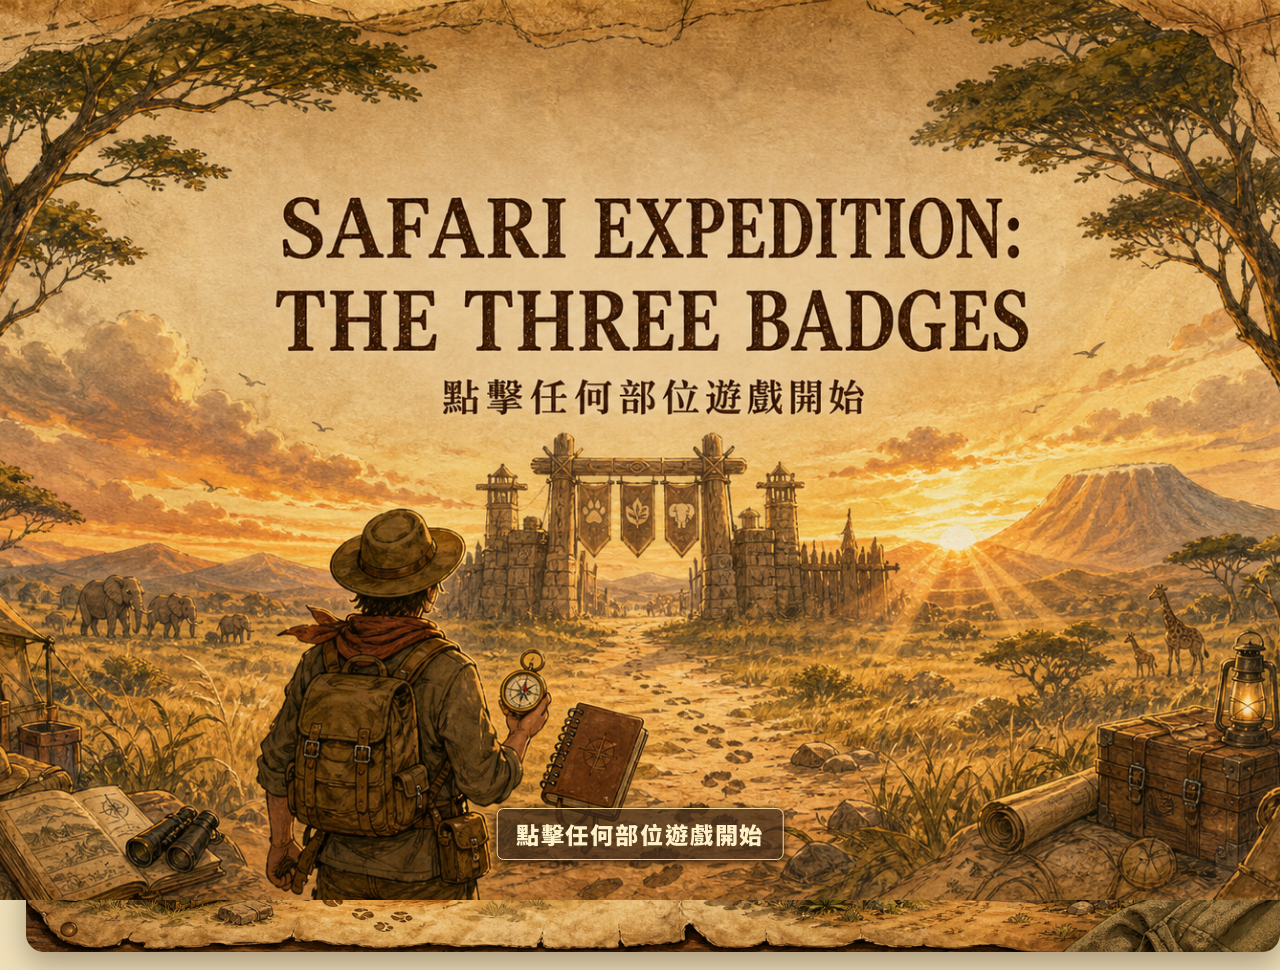
<file: index.html>
<!doctype html>
<html lang="zh-Hant">
<head>
  <meta charset="utf-8">
  <meta name="viewport" content="width=device-width, initial-scale=1">
  <title>Safari English Expedition</title>
  <script>location.replace('./大冒險地圖/index.html');</script>
</head>
<body>
  <p><a href="./大冒險地圖/index.html">前往 Safari English Expedition</a></p>
</body>
</html>
</file>
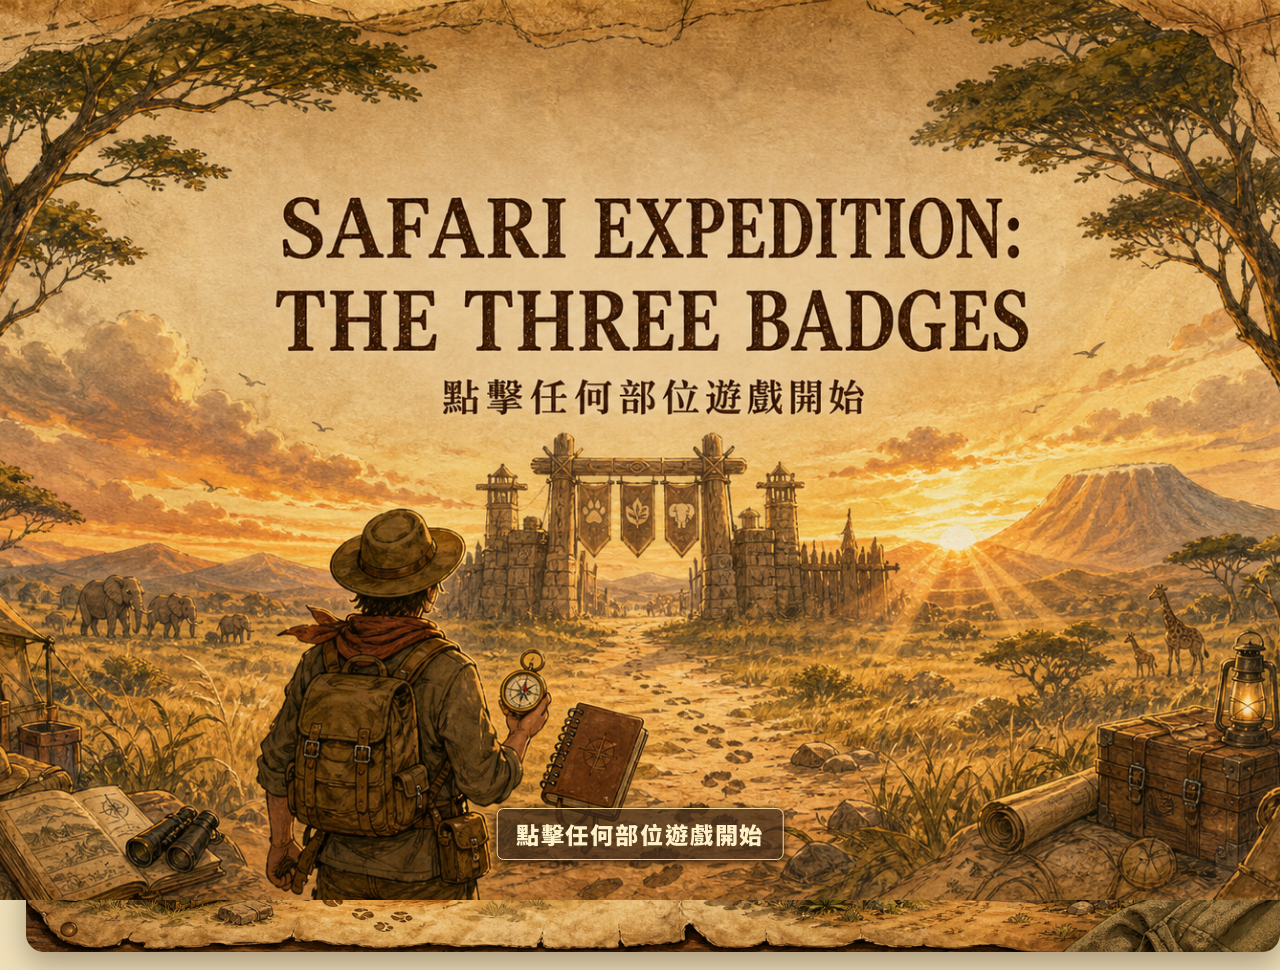
<file: 大冒險地圖/index.html>
<!doctype html>
<html lang="zh-Hant"><head><meta charset="UTF-8"><meta name="viewport" content="width=device-width,initial-scale=1.0"><title>Safari English Expedition Map</title>
<style>
@import url('https://fonts.googleapis.com/css2?family=Noto+Sans+TC:wght@500;700;900&family=Patrick+Hand&display=swap');
:root{--ink:#263949;--brown:#5a3c25;--paper:#fff9e9;--sand:#ead29b;--sage:#708253;--orange:#bd7139;--good:#607d52;--bad:#c46e62}*{box-sizing:border-box}body{margin:0;color:var(--ink);font-family:'Noto Sans TC',sans-serif;background:#d9bd7d}.map{min-height:100vh;padding:clamp(12px,2vw,28px);background:linear-gradient(#fffbefa9,#fff6df9c),url('../第三關_句型任務/assets/images/ranger-station-background.png') center/cover fixed}.top{max-width:1220px;margin:auto;padding:16px 22px;display:grid;grid-template-columns:1fr auto;align-items:center;border:2px solid #754e2e;border-radius:18px;background:#fff7e7df;box-shadow:0 5px 0 #8a623a3b}.title h1{margin:0;color:#514129;font:clamp(2rem,4vw,3.35rem)/.9 'Patrick Hand',cursive;letter-spacing:.03em}.title p{margin:8px 0 0;font-size:clamp(.76rem,1.4vw,.98rem);color:#705c44}.title small{display:block;margin-top:3px;color:#a15d31}.button{border:2px solid #4c643b;border-radius:10px;padding:9px 15px;background:#688254;color:#fffdf0;box-shadow:0 3px 0 #405534;font:900 .88rem 'Noto Sans TC';cursor:pointer}.button.paper{border-color:#896442;background:#f8edd0;color:#62482f;box-shadow:0 3px 0 #a78159}.passport{width:min(1140px,96vw);margin:14px auto;padding:11px 18px;border:2px solid #795831;border-radius:14px;background:#fff8e6e8;box-shadow:0 5px 13px #493b2845;display:flex;align-items:center;justify-content:space-between;gap:12px}.passport h2{margin:0;color:#8d5935;font:1.45rem 'Patrick Hand',cursive;letter-spacing:.08em}.slots{display:flex;gap:9px;flex-wrap:wrap}.mini-badge{width:80px;min-height:44px;display:grid;place-items:center;text-align:center;padding:4px;border:2px dashed #9a8568;border-radius:50%;background:#e5ddd0;color:#8a7b65;font: .75rem/.9 'Patrick Hand',cursive}.mini-badge.earned{border-style:double;border-color:#5e8047;background:#e9f1d6;color:#496638;box-shadow:0 2px 0 #78915e}.mini-badge.earned:after{content:'✓';font-size:1rem}.counter{font:1.6rem 'Patrick Hand',cursive;color:#4c593c}.route{width:min(1160px,96vw);margin:auto;position:relative;padding:20px clamp(10px,3vw,42px) 30px;border:3px solid #795831;border-radius:22px;background:linear-gradient(105deg,#e8cf95dc,#fff8e2ec);box-shadow:0 10px 23px #493b285c;overflow:hidden}.route:before{content:'';position:absolute;inset:12px;border:1px dashed #a47b4d;border-radius:12px;pointer-events:none}.route-heading{position:relative;margin:0 0 6px;text-align:center;color:#5c432b;font:clamp(1.7rem,3.5vw,2.65rem) 'Patrick Hand',cursive}.route-sub{position:relative;margin:0 0 18px;text-align:center;color:#7a6248;font-size:.88rem}.trail{position:absolute;z-index:1;left:12%;right:12%;top:49%;height:62px;border-top:5px dotted #8a623a;transform:rotate(-2deg);opacity:.8}.stop-row{position:relative;z-index:2;display:grid;grid-template-columns:repeat(3,1fr);gap:clamp(12px,3vw,38px);align-items:start}.landmark{min-height:270px;position:relative;padding:19px 15px 15px;text-align:center;border:3px solid #795831;border-radius:17px;background:#fff9e9e8;box-shadow:0 5px 0 #8a623a49,0 10px 18px #493b2838}.landmark:nth-child(2){transform:translateY(35px)}.landmark:nth-child(3){transform:translateY(4px)}.icon{width:78px;height:78px;margin:0 auto 5px;display:grid;place-items:center;border:3px double #8d6037;border-radius:50%;background:#ead29b;color:#5a3c25;font:2.5rem 'Patrick Hand',cursive}.landmark h3{margin:3px 0;color:#514129;font:1.65rem/1 'Patrick Hand',cursive}.landmark p{margin:5px 0;color:#7b6043;font-size:.8rem}.landmark .zh{font-weight:700;color:#75604a}.status{display:inline-block;margin:7px 0;padding:3px 9px;border:1px dashed #9b7851;border-radius:5px;color:#8d5935;font:.93rem 'Patrick Hand',cursive}.landmark.completed{background:#f0f5df}.landmark.completed .status{border-color:#5c8149;color:#496d3b}.landmark.locked{filter:sepia(.35) saturate(.55)}.landmark.locked:after{content:'LOCKED';position:absolute;right:12px;top:11px;border:2px solid #8b6d4a;border-radius:6px;padding:3px 7px;color:#775c3d;font:1rem 'Patrick Hand',cursive;transform:rotate(8deg)}.stamp{position:absolute;right:9px;top:6px;border:3px double #5a7b42;border-radius:50%;padding:7px 5px;color:#4d713a;font:1rem/.85 'Patrick Hand',cursive;transform:rotate(13deg);opacity:.9}.gate-wrap{position:relative;z-index:2;margin:70px auto 0;width:min(520px,92%);text-align:center}.gate{min-height:190px;padding:22px;border:5px solid #60452b;border-radius:90px 90px 12px 12px;background:linear-gradient(90deg,#6a482d,#9a6b3a 50%,#6a482d);box-shadow:inset 0 0 0 4px #c29460,0 8px 15px #493b2862;color:#fff1c8;cursor:pointer}.gate:hover{transform:translateY(-2px)}.gate h2{margin:6px 0 3px;font:2.25rem/1 'Patrick Hand',cursive}.gate p{margin:0;font-size:.85rem}.gate-slots{display:flex;justify-content:center;gap:7px;margin-top:14px}.gate-slots span{width:72px;padding:7px 3px;border:2px dashed #f2d79b;border-radius:50%;font:.72rem/.9 'Patrick Hand',cursive}.map-toast{position:fixed;z-index:20;top:112px;left:50%;transform:translate(-50%,-15px);padding:9px 17px;border:2px solid #526a3e;border-radius:10px;background:#f4f7e7ef;color:#405d35;font-weight:900;box-shadow:0 4px 12px #463b2b3d;opacity:0;pointer-events:none;transition:.22s}.map-toast.show{opacity:1;transform:translate(-50%,0)}.modal{position:fixed;z-index:30;inset:0;display:grid;place-items:center;padding:16px;background:#2430377d;backdrop-filter:blur(2px)}.hidden{display:none!important}.modal-card{width:min(94vw,720px);position:relative;padding:35px 25px 24px;text-align:center;border:3px solid #795831;border-radius:18px;background:linear-gradient(120deg,#fff8df,#f1d89d);box-shadow:0 10px 35px #1e272c70}.modal-card:before{content:'';position:absolute;inset:10px;border:1px dashed #966d3e;border-radius:11px;pointer-events:none}.modal-card>*{position:relative}.modal-card h2{margin:0;color:#514129;font:2.6rem/1 'Patrick Hand',cursive}.modal-card p{margin:9px auto;max-width:540px}.slot-row,.backpack{display:flex;justify-content:center;gap:10px;flex-wrap:wrap;margin:14px 0}.gate-slot{width:130px;min-height:100px;display:grid;place-items:center;border:3px dashed #9b7851;border-radius:13px;background:#fffdf5b8;color:#7d6b55;font:.9rem/.95 'Patrick Hand',cursive;cursor:pointer}.gate-slot.filled{border-color:#5d8546;background:#eaf2d8;animation:pop .45s}.gate-slot.wrong{border-color:#c46e62;background:#fff0ed;animation:shake .45s}.badge{width:128px;min-height:76px;display:grid;place-items:center;padding:9px;border:3px double #758850;border-radius:50%;background:#e9f1d6;color:#496638;box-shadow:0 3px 0 #78915e;font:1.05rem/.95 'Patrick Hand',cursive;cursor:grab;touch-action:none}.badge.selected{outline:4px solid #e6bb68;transform:translateY(-3px)}.badge.placed{opacity:.45;cursor:default}.modal-actions{display:flex;justify-content:center;gap:10px;flex-wrap:wrap}.complete .modal-card{background:linear-gradient(120deg,#fff9e2,#e8d08d)}.complete .modal-card:after{content:'COMPLETED';position:absolute;right:24px;top:20px;border:4px double #5a7b42;border-radius:50%;padding:12px 7px;color:#4d713a;font:1.45rem/.85 'Patrick Hand',cursive;transform:rotate(12deg)}.complete-badges{display:flex;justify-content:center;gap:10px;flex-wrap:wrap;margin:18px 0}.time{margin:12px 0;color:#8d5935;font:1.45rem 'Patrick Hand',cursive}@keyframes shake{25%{transform:translateX(-7px)}50%{transform:translateX(7px)}75%{transform:translateX(-4px)}}@keyframes pop{50%{transform:scale(1.08)}}@media(max-width:720px){.top{grid-template-columns:1fr;gap:12px}.top .button{justify-self:start}.passport{align-items:flex-start;flex-direction:column}.stop-row{display:flex;flex-direction:column;align-items:stretch}.trail{left:50%;top:14%;bottom:19%;right:auto;height:auto;border-top:0;border-left:5px dotted #8a623a;transform:none}.landmark,.landmark:nth-child(2),.landmark:nth-child(3){transform:none;margin-left:15px}.gate-wrap{margin-top:30px}.gate{min-height:160px}.mini-badge{width:69px}.route{padding:15px 12px 22px}}
</style></head><body><main class="map"><header class="top"><div class="title"><h1>SAFARI ENGLISH EXPEDITION</h1><p>Complete all 3 missions and unlock the final gate.</p><small>完成三個英語任務，取得三枚探險徽章，打開最終大門。</small></div><button id="clearProgress" class="button paper">CLEAR PROGRESS<br>清除進度</button></header><section class="passport"><h2>EXPEDITION PROGRESS</h2><div id="miniSlots" class="slots"></div><div id="count" class="counter">0 / 3 Badges</div></section><section class="route"><h2 class="route-heading">SAFARI EXPEDITION MAP</h2><p class="route-sub">START CAMP · Follow the hand-drawn trail to the final gate.</p><div class="trail"></div><div class="stop-row" id="stops"></div><div class="gate-wrap"><button id="gate" class="gate" type="button"><h2>FINAL EXPEDITION GATE</h2><p id="gateCount">BADGES COLLECTED: 0 / 3</p><div class="gate-slots"><span>VOCABULARY</span><span>READING</span><span>GRAMMAR</span></div></button></div></section></main><div id="toast" class="map-toast"></div><div id="modal" class="modal hidden"></div><script>
const KEYS={v:'safariExpedition.vocabularyComplete',r:'safariExpedition.readingComplete',g:'safariExpedition.grammarComplete',start:'adventure_start',gate:'safariExpedition.gateOpened'};const missions=[{id:'v',title:'SAVANNA WORD HUNT',sub:'Vocabulary Expedition',zh:'草原詞彙獵蹤',icon:'Aa',badge:'VOCABULARY BADGE',path:'../第一關_單字配對/index.html'},{id:'r',title:'SAFARI FIELD NOTES',sub:'Reading Expedition',zh:'探險閱讀筆記',icon:'✎',badge:'READING BADGE',path:'../第二關_閱讀填空/index.html'},{id:'g',title:'SAFARI RANGER MISSION',sub:'Grammar Survival Challenge',zh:'巡護員句型任務',icon:'⌖',badge:'GRAMMAR RANGER BADGE',path:'../第三關_句型任務/index.html'}];let selected=null,placed={};const done=id=>localStorage.getItem(KEYS[id])==='1';const earned=()=>missions.filter(x=>done(x.id));const say=t=>{const e=document.querySelector('#toast');e.textContent=t;e.classList.add('show');clearTimeout(say.t);say.t=setTimeout(()=>e.classList.remove('show'),1600)};function init(){if(!localStorage.getItem(KEYS.start))localStorage.setItem(KEYS.start,String(Date.now()));render()}function render(){const badges=earned();document.querySelector('#count').textContent=`${badges.length} / 3 Badges`;document.querySelector('#gateCount').textContent=`BADGES COLLECTED: ${badges.length} / 3`;document.querySelector('#miniSlots').innerHTML=missions.map(m=>`<div class="mini-badge ${done(m.id)?'earned':''}">${m.id==='v'?'VOCABULARY':m.id==='r'?'READING':'GRAMMAR'}</div>`).join('');document.querySelector('#stops').innerHTML=missions.map((m,i)=>{const unlocked=i===0||done(missions[i-1].id);return `<article class="landmark ${done(m.id)?'completed':''} ${unlocked?'':'locked'}"><div class="icon">${m.icon}</div><h3>${m.title}</h3><p>${m.sub}</p><p class="zh">${m.zh}</p><span class="status">MISSION ${i+1}<br>${done(m.id)?'Completed ✓':'Not Completed'}</span>${done(m.id)?'<span class="stamp">SAFARI<br>STAMP</span>':''}<br><button class="button" data-go="${m.id}">${unlocked?'ENTER MISSION':'VIEW ROUTE'}</button></article>`}).join('');document.querySelectorAll('[data-go]').forEach(b=>b.onclick=()=>go(b.dataset.go))}function go(id){const i=missions.findIndex(m=>m.id===id);if(i&& !done(missions[i-1].id)){say('Complete the previous mission first!');return}location.href=missions[i].path}function show(content,cls=''){const m=document.querySelector('#modal');m.className=`modal ${cls}`;m.innerHTML=content}function close(){document.querySelector('#modal').className='modal hidden';selected=null;placed={}}function openGate(){const badges=earned();show(`<div class="modal-card"><h2>FINAL EXPEDITION GATE</h2><p>Place the badges you have collected into the matching expedition slots.</p><div class="slot-row">${missions.map(m=>`<div class="gate-slot" data-slot="${m.id}">${placed[m.id]?m.badge:m.id==='v'?'VOCABULARY SLOT':m.id==='r'?'READING SLOT':'GRAMMAR SLOT'}</div>`).join('')}</div><h3>EXPLORER BACKPACK</h3><div class="backpack">${badges.length?badges.map(m=>`<button class="badge ${selected===m.id?'selected':''} ${placed[m.id]?'placed':''}" data-badge="${m.id}" ${placed[m.id]?'disabled':''}>${m.badge}</button>`).join(''):'<p>More missions await!</p>'}</div><p>${badges.length<3?'More missions await!':''}</p><div class="modal-actions"><button class="button paper" id="return">RETURN TO MAP</button></div></div>`);document.querySelector('#return').onclick=close;bindGate();}function bindGate(){document.querySelectorAll('[data-badge]').forEach(b=>{b.onclick=()=>{selected=b.dataset.badge;openGate()};b.draggable=true;b.ondragstart=e=>e.dataTransfer.setData('text/plain',b.dataset.badge);b.onpointerdown=pointerDrag});document.querySelectorAll('[data-slot]').forEach(s=>{s.onclick=()=>placeBadge(selected,s.dataset.slot);s.ondragover=e=>e.preventDefault();s.ondrop=e=>{e.preventDefault();placeBadge(e.dataTransfer.getData('text/plain'),s.dataset.slot)}})}function placeBadge(id,slot){if(!id||placed[id])return;if(id!==slot){const s=document.querySelector(`[data-slot="${slot}"]`);s.classList.add('wrong');setTimeout(()=>s.classList.remove('wrong'),500);selected=null;say('Check the badge label and try again.');return}placed[id]=true;selected=null;openGate();if(missions.every(m=>placed[m.id]))setTimeout(openComplete,600)}function pointerDrag(e){if(e.pointerType==='mouse')return;const id=e.currentTarget.dataset.badge,startX=e.clientX,startY=e.clientY;let moved=false;const move=x=>{if(Math.hypot(x.clientX-startX,x.clientY-startY)>10)moved=true};const up=x=>{document.removeEventListener('pointermove',move);document.removeEventListener('pointerup',up);if(moved){const slot=document.elementFromPoint(x.clientX,x.clientY)?.closest('[data-slot]');if(slot)placeBadge(id,slot.dataset.slot)}};document.addEventListener('pointermove',move);document.addEventListener('pointerup',up,{once:true})}function openComplete(){localStorage.setItem(KEYS.gate,'1');const elapsed=Math.max(0,Date.now()-Number(localStorage.getItem(KEYS.start)));const mins=Math.floor(elapsed/60000),secs=Math.floor(elapsed/1000)%60;show(`<div class="modal-card"><h2>EXPEDITION COMPLETE!</h2><p>You completed the Safari English Expedition.</p><p>恭喜完成沙漠大草原英語探險！</p><div class="complete-badges">${missions.map(m=>`<div class="badge">${m.badge}<br>COMPLETED</div>`).join('')}</div><div class="time">TOTAL EXPEDITION TIME<br>${mins} min ${String(secs).padStart(2,'0')} sec</div><div class="modal-actions"><button class="button" id="new">START A NEW EXPEDITION<br>再次冒險</button><button class="button paper" id="back">RETURN TO MAP</button></div></div>`,'complete');document.querySelector('#new').onclick=clearAll;document.querySelector('#back').onclick=close}function confirmClear(){show(`<div class="modal-card"><h2>CLEAR PROGRESS?</h2><p>Clear all Safari Expedition progress?</p><div class="modal-actions"><button class="button paper" id="cancel">CANCEL</button><button class="button" id="clear">CLEAR</button></div></div>`);document.querySelector('#cancel').onclick=close;document.querySelector('#clear').onclick=clearAll}function clearAll(){Object.values(KEYS).forEach(k=>localStorage.removeItem(k));sessionStorage.removeItem('safariExpedition.map');location.reload()}document.querySelector('#gate').onclick=openGate;document.querySelector('#clearProgress').onclick=confirmClear;init();
</script><script>
document.addEventListener('click',event=>{const landmark=event.target.closest('.landmark');if(!landmark)return;const list=[...document.querySelectorAll('.landmark')],index=list.indexOf(landmark);if(index>=0)go(missions[index].id)});
</script><script>
/* Bilingual, ordinary-class-first UI copy. No map layout or storage logic is changed. */
const zhMission=[['草原詞彙獵蹤','單字探險'],['探險閱讀筆記','閱讀探險'],['巡護員句型任務','句型生存挑戰']];
function localizeMap(){document.querySelector('.passport h2').innerHTML='EXPEDITION PROGRESS<br><span>探險進度</span>';document.querySelector('#clearProgress').innerHTML='清除進度<br><small>CLEAR PROGRESS</small>';const n=earned().length;document.querySelector('#count').textContent=`已取得 ${n} / 3 枚徽章`;document.querySelectorAll('.mini-badge').forEach((b,i)=>b.innerHTML=[`VOCABULARY<br><strong>單字</strong>`,`READING<br><strong>閱讀</strong>`,`GRAMMAR<br><strong>句型</strong>`][i]);document.querySelectorAll('.landmark').forEach((landmark,i)=>{const [zh,type]=zhMission[i],complete=done(missions[i].id);landmark.querySelector('h3').innerHTML=`${missions[i].title}<br><span class="zh-title">${zh}</span>`;landmark.querySelector('p:not(.zh)').innerHTML=`${type}<br><small>${missions[i].sub}</small>`;landmark.querySelector('.zh').style.display='none';landmark.querySelector('.status').innerHTML=`MISSION ${i+1}｜第${i+1}關<br>${complete?'已完成 ✓':'尚未完成'}`});document.querySelector('#gate h2').innerHTML='FINAL EXPEDITION GATE<br><span>最終探險大門</span>';document.querySelector('#gateCount').innerHTML=`已取得徽章：${n} / 3<br><small>BADGES COLLECTED</small>`}
const originalGo=go;window.go=function(id){const i=missions.findIndex(m=>m.id===id);if(i&&!done(missions[i-1].id)){say('請先完成前一個任務！\nComplete the previous mission first.');return}location.href=missions[i].path};
const originalOpenGate=openGate;window.openGate=function(){originalOpenGate();document.querySelector('.modal-card h2').innerHTML='FINAL EXPEDITION GATE<br><span class="zh-modal">最終探險大門</span>';const text=document.querySelector('.modal-card>p');if(text)text.innerHTML='請將已取得的徽章放入正確凹槽。<br><small>Place your collected badges into the matching slots.</small>';const pack=document.querySelector('.modal-card h3');if(pack)pack.innerHTML='EXPLORER BACKPACK<br><span class="zh-modal">探險者背包</span>';const back=document.querySelector('#return');if(back)back.innerHTML='回到地圖<br><small>RETURN TO MAP</small>';document.querySelectorAll('.gate-slot').forEach((slot,i)=>{if(!placed[missions[i].id])slot.innerHTML=[`VOCABULARY<br><small>單字凹槽</small>`,`READING<br><small>閱讀凹槽</small>`,`GRAMMAR<br><small>句型凹槽</small>`][i]})};document.querySelector('#gate').onclick=window.openGate;localizeMap();document.querySelectorAll('.landmark.locked .status').forEach(status=>status.innerHTML='LOCKED<br>尚未解鎖');
</script><script>
const mapFrame=document.querySelector('.route');const mapImage=document.createElement('img');mapImage.src='map-bg.png';mapImage.alt='Safari Adventure Map';mapImage.className='map-bg';mapFrame.prepend(mapImage);
</script><script>
const COVER_KEY='safariExpedition.coverSeen';function showCover(){if(sessionStorage.getItem(COVER_KEY))return;const cover=document.createElement('button');cover.id='coverIntro';cover.type='button';cover.setAttribute('aria-label','點擊開始 Safari 英語探險');cover.innerHTML='<img src="cover.png" alt="Safari Expedition: The Three Badges — 點擊任何部位遊戲開始">';cover.onclick=()=>{sessionStorage.setItem(COVER_KEY,'1');cover.classList.add('fade-out');setTimeout(()=>cover.remove(),700)};document.body.append(cover)}const safariClearAll=clearAll;window.clearAll=function(){localStorage.clear();sessionStorage.clear();location.reload()};showCover();
</script><script>
const endingScenes=['assets/images/ending/ending-01.png','assets/images/ending/ending-02.png','assets/images/ending/ending-03.png','assets/images/ending/ending-04.png','assets/images/ending/ending-05.png'];
function playEnding(scene=0){show(`<div class="ending-player"><button id="endingNext" type="button" aria-label="下一張結局圖片"><img src="${endingScenes[scene]}" alt="Safari English Expedition 結局劇情 ${scene+1}，共 5 張"></button><div class="ending-controls"><span>ENDING STORY ${scene+1} / 5<br><small>動物睡眠探險紀錄</small></span><button class="button" id="endingButton" type="button">${scene<4?'下一張故事｜NEXT':'查看探險結算｜RESULTS'}</button></div></div>`,'ending-modal');const advance=()=>scene<4?playEnding(scene+1):showFinalResult();document.querySelector('#endingNext').onclick=advance;document.querySelector('#endingButton').onclick=advance}
function showFinalResult(){const elapsed=Math.max(0,Date.now()-Number(localStorage.getItem(KEYS.start)));const mins=Math.floor(elapsed/60000),secs=Math.floor(elapsed/1000)%60;show(`<div class="modal-card final-result"><h2>EXPEDITION COMPLETE!<br><span>探險完成！</span></h2><p>You completed the Safari English Expedition.<br>你已完成沙漠大草原英語探險。</p><div class="complete-badges">${missions.map(m=>`<div class="badge">${m.badge}<br>COMPLETED</div>`).join('')}</div><div class="time">TOTAL EXPEDITION TIME<br>總探險時間：${mins} min ${String(secs).padStart(2,'0')} sec</div><div class="modal-actions"><button class="button" id="new" type="button">再次冒險<br><small>START A NEW EXPEDITION</small></button><button class="button paper" id="back" type="button">回到地圖<br><small>RETURN TO MAP</small></button></div></div>`,'complete');document.querySelector('#new').onclick=clearAll;document.querySelector('#back').onclick=close}
window.openComplete=function(){localStorage.setItem(KEYS.gate,'1');playEnding(0)};
</script><style>
.route{width:min(1500px,98vw);max-width:none;min-height:0!important;aspect-ratio:16/9;padding:0!important;border:0!important;border-radius:18px;background:url('assets/images/safari-adventure-map.png') center/cover!important;box-shadow:0 12px 30px #493b2870!important;overflow:hidden}.route:before,.route-heading,.route-sub,.trail{display:none!important}.stop-row{position:absolute!important;inset:0!important;display:block!important;z-index:3}.landmark,.landmark:nth-child(2),.landmark:nth-child(3){position:absolute!important;display:block!important;min-height:0!important;margin:0!important;padding:0!important;border:0!important;border-radius:0!important;background:transparent!important;box-shadow:none!important;text-align:left!important;filter:none!important;cursor:pointer;transition:transform .2s}.landmark:hover{transform:scale(1.05)!important}.landmark .icon{display:none}.landmark h3,.landmark p,.landmark .status{display:block;width:max-content;max-width:180px;margin:0;background:#6d4829e8;color:#fff5d8!important;border:2px solid #402a19!important;box-shadow:2px 3px 0 #33201290;font-family:'Patrick Hand',cursive!important}.landmark h3{padding:7px 11px 2px;border-radius:5px 5px 0 0!important;font-size:clamp(.95rem,1.65vw,1.38rem)!important;line-height:1!important}.landmark p{padding:2px 11px;font-size:clamp(.62rem,1vw,.82rem)!important;line-height:1.15}.landmark .zh{display:none}.landmark .status{margin-top:2px;padding:4px 9px;border-radius:0 0 5px 5px!important;color:#fff3d0!important;font-size:.83rem!important;line-height:.9!important}.landmark.completed h3,.landmark.completed p,.landmark.completed .status{background:#5d7545e8!important;border-color:#334d29!important}.landmark.locked{filter:saturate(.45) opacity(.84)!important}.landmark.locked:after{content:'LOCKED'!important;top:-27px!important;right:auto!important;left:4px!important;background:#775c3de8;border-color:#4a3827!important;color:#fff0cf!important;box-shadow:2px 2px 0 #3d2d1e}.landmark .button{display:none}.landmark .stamp{right:auto!important;left:128px!important;top:-21px!important;background:#edf3dc;border-color:#4d713a;color:#456b34;font-size:.8rem}.landmark:nth-child(1){left:13.5%;top:42%}.landmark:nth-child(2){left:42%;top:16%}.landmark:nth-child(3){left:67%;top:43%}.gate-wrap{position:absolute!important;z-index:4;right:7%;bottom:9%;width:24%!important;margin:0!important}.gate{min-height:0!important;width:100%;padding:11px 5px!important;border:0!important;border-radius:8px!important;background:#5c3b23dc!important;box-shadow:2px 3px 0 #342014a6!important;transform:rotate(-2deg)}.gate:hover{transform:rotate(-2deg) scale(1.04)!important}.gate h2{font-size:clamp(.82rem,1.35vw,1.25rem)!important}.gate p{font-size:clamp(.55rem,.82vw,.72rem)!important}.gate-slots{display:none}.gate:after{content:'Click the gate';display:block;font:clamp(.62rem,.9vw,.78rem) 'Patrick Hand',cursive;color:#f9e0a7}.passport{width:min(1240px,96vw);margin:9px auto;padding:7px 13px;min-height:58px}.passport h2{font-size:1.17rem}.mini-badge{width:66px;min-height:35px;font-size:.64rem}.counter{font-size:1.2rem}.map{padding-bottom:18px}@media(max-width:720px){.route{width:98vw;aspect-ratio:9/16;background-position:center}.landmark:nth-child(1){left:10%;top:44%}.landmark:nth-child(2){left:39%;top:21%}.landmark:nth-child(3){left:59%;top:48%}.gate-wrap{right:5%;bottom:8%;width:34%}.landmark h3,.landmark p,.landmark .status{max-width:110px}.landmark h3{font-size:.72rem!important}.landmark p{display:none}.landmark .status{font-size:.62rem!important}.landmark .stamp{left:84px}.route{background-position:center}}
.passport h2 span,.zh-title,.zh-modal{font-family:'Noto Sans TC',sans-serif;font-weight:900}.passport h2 span{font-size:1rem;color:#5a3c25}.passport small,.button small{font-size:.72em}.landmark h3,.landmark p,.landmark .status{background:#55351ff2!important;color:#fff9e9!important;text-shadow:0 1px 1px #29190e}.landmark h3{max-width:310px!important;font-size:clamp(1.75rem,2vw,2rem)!important;line-height:1.05!important;padding:10px 14px 5px!important}.landmark h3 .zh-title{display:inline-block;margin-top:4px;color:#ffe7af;font-size:clamp(1.5rem,1.7vw,1.75rem);line-height:1.1}.landmark p{font:900 clamp(1.125rem,1.25vw,1.25rem)/1.25 'Noto Sans TC',sans-serif!important;padding:5px 14px!important}.landmark p small{font:700 clamp(1.125rem,1.2vw,1.25rem)/1.2 'Patrick Hand',cursive}.landmark .status{font:900 clamp(1.125rem,1.2vw,1.25rem)/1.2 'Noto Sans TC',sans-serif!important;padding:6px 13px!important}.landmark.locked:after{content:'LOCKED\A 尚未解鎖'!important;white-space:pre;line-height:1.05;font-family:'Noto Sans TC',sans-serif!important;font-weight:900}.gate h2{font-family:'Patrick Hand',cursive!important;font-size:clamp(1.2rem,1.5vw,1.5rem)!important;line-height:1.05!important}.gate h2 span{font:900 clamp(1rem,1.15vw,1.2rem) 'Noto Sans TC',sans-serif;color:#ffe7af}.gate p{font:900 clamp(.88rem,1vw,1rem) 'Noto Sans TC',sans-serif!important}.gate:after{content:'開啟大門 · Click the gate'!important;font-family:'Noto Sans TC',sans-serif!important}.modal-card .zh-modal{font-size:.72em;color:#8d5935}.mini-badge{font-family:'Patrick Hand',cursive!important}.mini-badge strong{font:900 1rem 'Noto Sans TC',sans-serif;color:#5a3c25}@media(max-width:720px){.landmark h3{max-width:155px!important;font-size:clamp(1.125rem,4.7vw,1.55rem)!important}.landmark h3 .zh-title{font-size:clamp(1.125rem,4vw,1.4rem)}.landmark p{font-size:1.125rem!important}.landmark p small{font-size:1rem}.landmark .status{font-size:1.125rem!important}.landmark:nth-child(1){left:7%;top:42%}.landmark:nth-child(2){left:35%;top:18%}.landmark:nth-child(3){left:55%;top:45%}.gate-wrap{width:38%!important}.gate h2{font-size:1rem!important}.gate h2 span{font-size:.95rem}.gate p{font-size:.82rem!important}}
.route{background:#ead29b!important;display:block;isolation:isolate}.map-bg{position:absolute;z-index:0;inset:0;width:100%;height:100%;object-fit:contain;object-position:center;pointer-events:none}.stop-row,.gate-wrap{z-index:3!important}#coverIntro{position:fixed;z-index:100;inset:0;border:0;margin:0;padding:0;background:#1f170f;cursor:pointer;opacity:1;transition:opacity .68s ease;overflow:hidden}#coverIntro img{display:block;width:100%;height:100%;object-fit:cover;object-position:center}#coverIntro:after{content:'點擊任何部位遊戲開始';position:absolute;left:50%;bottom:4.5%;transform:translateX(-50%);padding:8px 18px;border:1px solid #f4d99f;border-radius:7px;background:#3c2819ba;color:#fff1c7;font:900 clamp(1rem,2vw,1.45rem) 'Noto Sans TC',sans-serif;letter-spacing:.08em;box-shadow:0 2px 8px #211205}.fade-out{opacity:0!important;pointer-events:none}@media(max-width:720px){#coverIntro img{object-fit:cover;object-position:center}#coverIntro:after{bottom:6%;font-size:1rem;white-space:nowrap}}
</style><style>
.ending-player{width:min(96vw,1440px);max-height:94vh;display:grid;gap:8px}.ending-player>#endingNext{display:block;border:3px solid #795831;border-radius:15px;background:#1f170f;padding:0;overflow:hidden;box-shadow:0 10px 35px #1e272c70;cursor:pointer}.ending-player img{display:block;width:100%;max-height:calc(94vh - 74px);object-fit:contain}.ending-controls{display:flex;justify-content:space-between;align-items:center;gap:12px;padding:8px 14px;border:2px solid #795831;border-radius:10px;background:#fff8e6;color:#5a3c25;font:1.15rem/1 'Patrick Hand',cursive}.ending-controls small{font:700 .78rem 'Noto Sans TC',sans-serif}.final-result h2 span{font:900 .65em 'Noto Sans TC',sans-serif;color:#8d5935}@media(max-width:700px){.ending-player{width:98vw}.ending-controls{font-size:1rem}.ending-controls .button{padding:8px 10px;font-size:.78rem}.ending-player img{max-height:calc(94vh - 85px)}}
</style></body></html>
</file>
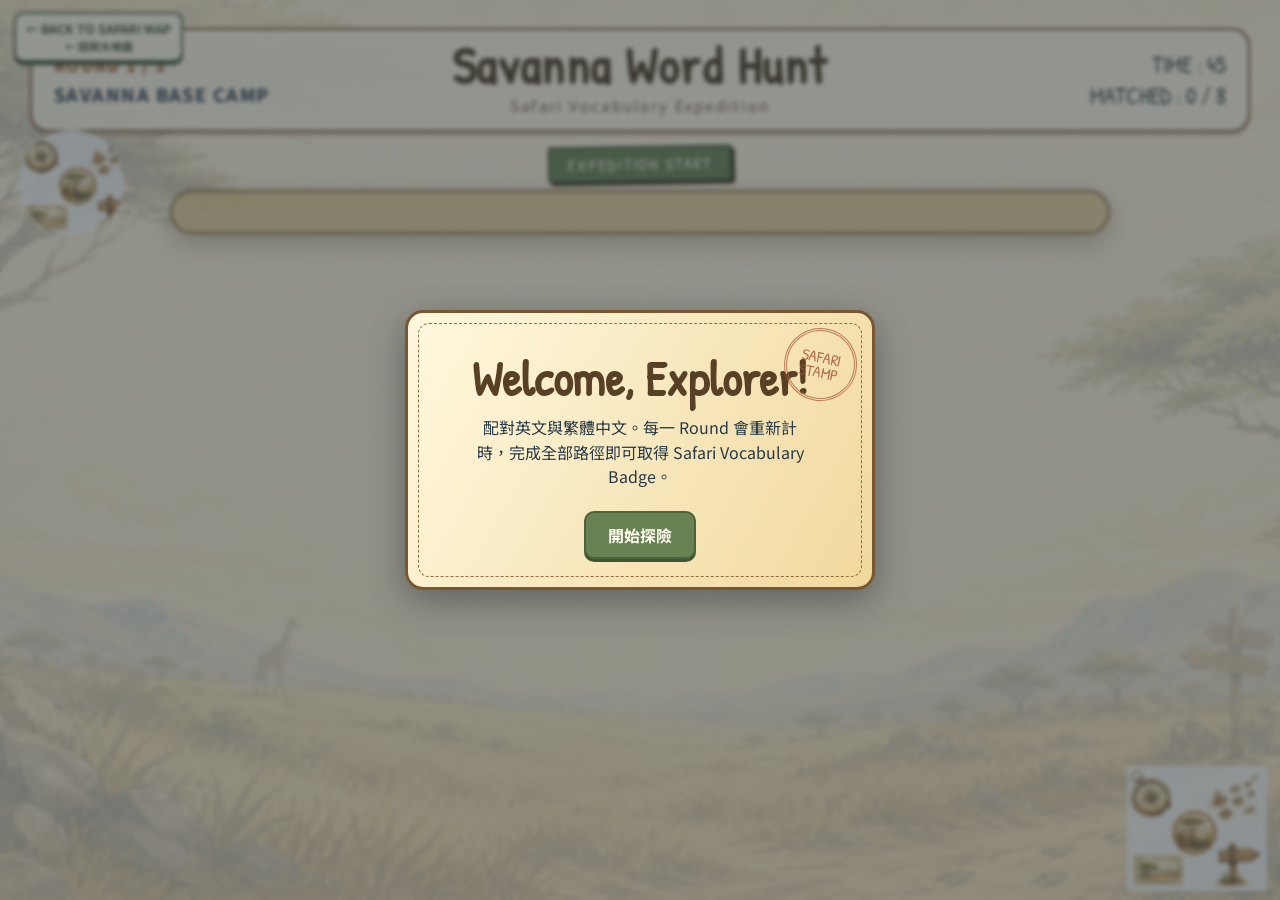
<file: 第一關_單字配對/index.html>
<!doctype html>
<html lang="zh-Hant"><head><meta charset="UTF-8"><meta name="viewport" content="width=device-width, initial-scale=1.0"><title>Savanna Word Hunt</title><link rel="stylesheet" href="style.css"></head>
<body>
  <main class="game-shell">
    <a class="map-return" href="../大冒險地圖/index.html">← BACK TO SAFARI MAP <small>← 回到大地圖</small></a>
    <img class="decor compass" src="assets/images/safari-decorations.png" alt="探險羅盤"><img class="decor footprints" src="assets/images/safari-decorations.png" alt="動物足跡">
    <header class="topbar"><div class="round-info"><span id="roundNo">ROUND 1 / 3</span><strong id="roundName">SAVANNA BASE CAMP</strong></div><div class="game-title"><h1>Savanna Word Hunt</h1><p>Safari Vocabulary Expedition</p></div><div class="stats"><div id="timer" aria-live="polite">TIME : 45</div><div id="matched">MATCHED : 0 / 8</div></div></header>
    <section class="play-area"><div id="trailLabel" class="trail-label">EXPEDITION START</div><div id="grid" class="card-grid" aria-label="單字配對卡片"></div></section>
    <div id="toast" class="toast" role="status"></div>
    <div id="overlay" class="overlay hidden" role="dialog" aria-modal="true"><div class="journal-modal"><div class="stamp">SAFARI<br>STAMP</div><h2 id="overlayTitle">Welcome, Explorer!</h2><p id="overlayText">Find each English word and its Traditional Chinese meaning.</p><button id="overlayButton">開始探險</button></div></div>
  </main><script src="vocabulary-data.js"></script><script src="game.js"></script>
</body></html>
</file>
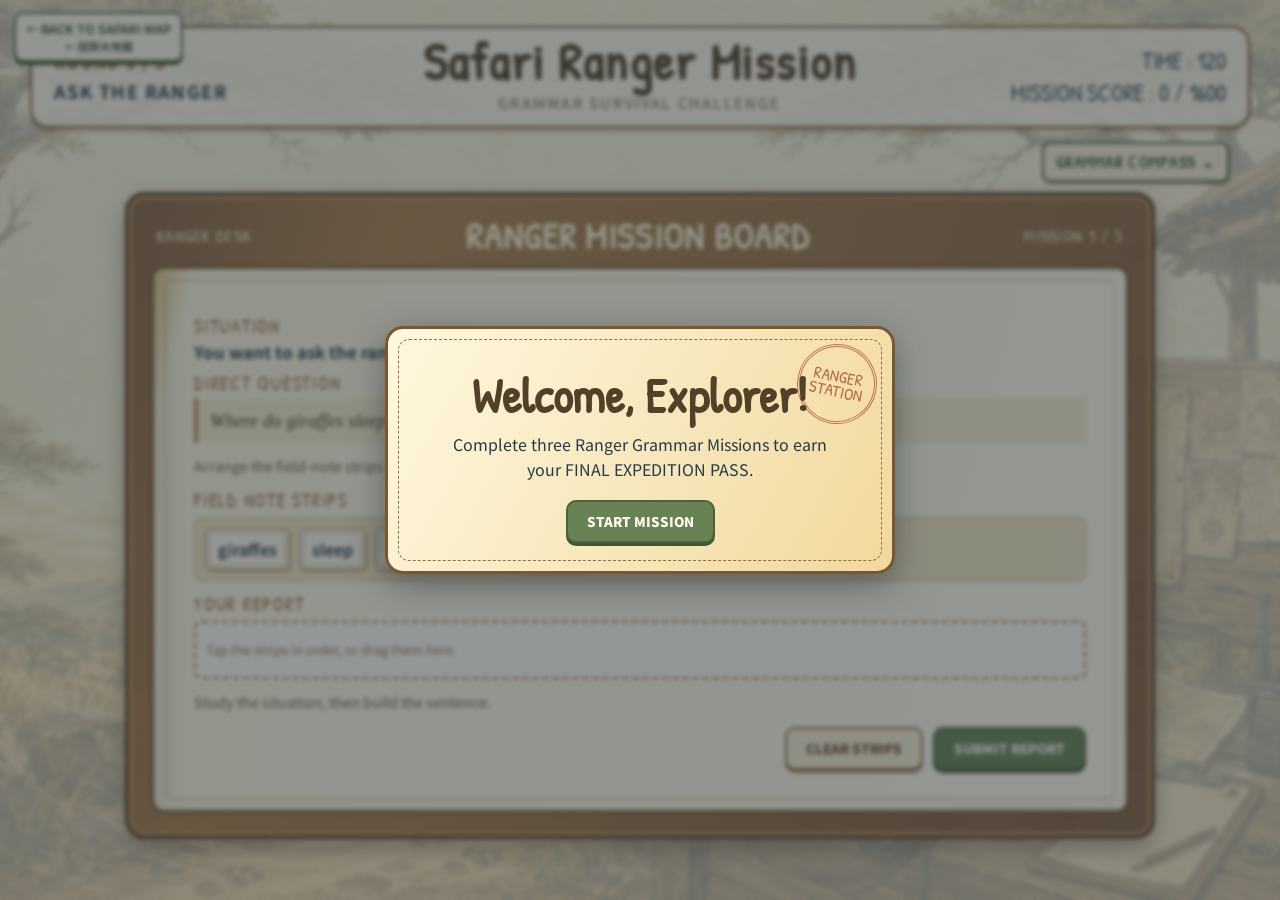
<file: 第三關_句型任務/index.html>
<!doctype html>
<html lang="zh-Hant">
<head>
  <meta charset="UTF-8"><meta name="viewport" content="width=device-width, initial-scale=1.0">
  <title>Safari Ranger Mission</title><link rel="stylesheet" href="style.css">
</head>
<body>
  <main class="game-shell">
    <a class="map-return" href="../大冒險地圖/index.html">← BACK TO SAFARI MAP <small>← 回到大地圖</small></a>
    <header class="topbar">
      <div class="round-info"><span id="roundNo">ROUND 1 / 3</span><strong id="roundName">ASK THE RANGER</strong></div>
      <div class="game-title"><h1>Safari Ranger Mission</h1><p>GRAMMAR SURVIVAL CHALLENGE</p></div>
      <div class="stats"><div id="timer" aria-live="polite">TIME : 120</div><div id="score">MISSION SCORE : 0 / 1600</div></div>
    </header>

    <button id="compassButton" class="compass-button" type="button" aria-expanded="false">GRAMMAR COMPASS <span>⌄</span></button>
    <aside id="compassPanel" class="compass-panel hidden" aria-label="Grammar Compass">
      <h2>GRAMMAR COMPASS</h2><div class="compass-row"><b>ASK</b><p>Starter + wh-word + subject + verb</p><em>Do you know where giraffes sleep?</em></div>
      <div class="compass-row"><b>REPORT</b><p>subject + be + past participle</p><em>The dolphins were observed at night.</em></div>
      <div class="compass-row small"><p>Modal: modal + be + p.p.<br>Formal: It + be + p.p. + that-clause</p></div>
    </aside>

    <section class="mission-board" aria-label="Ranger Mission Board">
      <div class="board-heading"><span id="boardTag">RANGER DESK</span><h2>RANGER MISSION BOARD</h2><span id="progress">MISSION 1 / 5</span></div>
      <article class="mission-card">
        <div id="toolChooser" class="tool-chooser hidden"><h3>CHOOSE YOUR GRAMMAR TOOL</h3><div><button type="button" data-tool="ask">ASK FOR INFORMATION</button><button type="button" data-tool="report">REPORT INFORMATION</button></div><p id="toolFeedback"></p></div>
        <div id="missionContent">
          <div class="label">SITUATION</div><p id="situation" class="situation"></p>
          <div class="label" id="originalLabel">DIRECT QUESTION</div><p id="original" class="original"></p>
          <p id="instruction" class="instruction">Arrange the field-note strips to complete the ranger report.</p>
          <div class="label">FIELD NOTE STRIPS</div><div id="chunkBank" class="chunk-bank" aria-label="Sentence chunks"></div>
          <div class="label">YOUR REPORT</div><div id="answerZone" class="answer-zone" aria-label="Answer zone"><span class="zone-placeholder">Tap the strips in order, or drag them here.</span></div>
          <div id="hintBox" class="hint-box" role="status">Study the situation, then build the sentence.</div>
          <div class="action-row"><button id="clearButton" class="secondary" type="button">CLEAR STRIPS</button><button id="submitButton" type="button">SUBMIT REPORT</button></div>
        </div>
        <div id="verified" class="verified">VERIFIED</div>
      </article>
    </section>
    <div id="toast" class="toast" role="status" aria-live="polite"></div>
    <div id="overlay" class="overlay" role="dialog" aria-modal="true"><div class="modal-card"><div id="modalStamp" class="stamp">RANGER<br>STATION</div><h2 id="overlayTitle">Welcome, Explorer!</h2><p id="overlayText"></p><div id="modalMetrics" class="modal-metrics"></div><div id="modalActions"><button id="overlayButton" type="button">START MISSION</button></div></div></div>
  </main>
  <script src="grammar-data.js"></script><script src="game.js"></script>
</body></html>
</file>
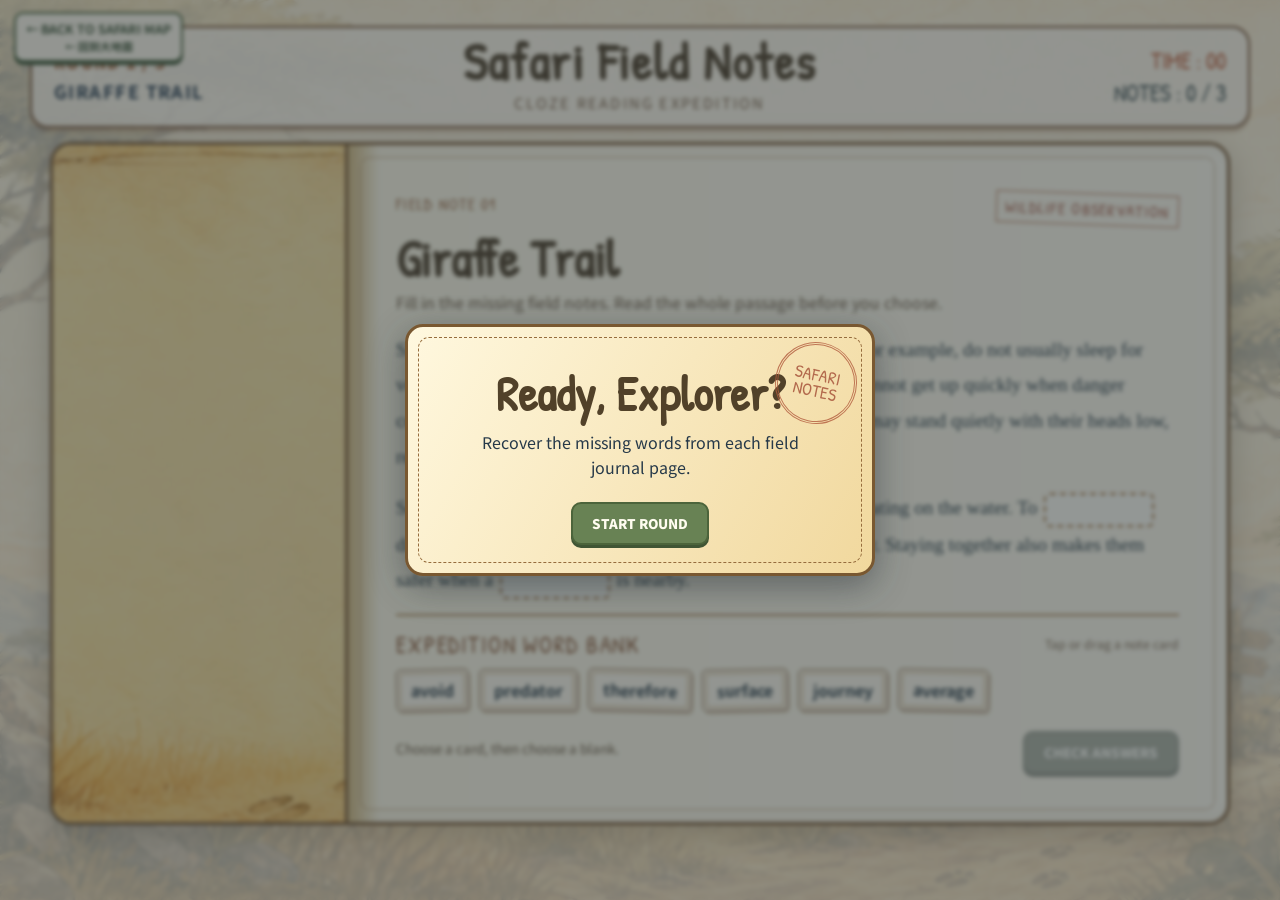
<file: 第二關_閱讀填空/index.html>
<!doctype html>
<html lang="zh-Hant">
<head>
  <meta charset="UTF-8">
  <meta name="viewport" content="width=device-width, initial-scale=1.0">
  <title>Safari Field Notes</title>
  <link rel="stylesheet" href="style.css">
</head>
<body>
  <main class="game-shell" id="gameShell">
    <a class="map-return" href="../大冒險地圖/index.html">← BACK TO SAFARI MAP <small>← 回到大地圖</small></a>
    <header class="topbar">
      <div class="round-info"><span id="roundNo">ROUND 1 / 3</span><strong id="roundName">GIRAFFE TRAIL</strong></div>
      <div class="game-title"><h1>Safari Field Notes</h1><p>CLOZE READING EXPEDITION</p></div>
      <div class="stats"><div id="timer" aria-live="polite">TIME : 120</div><div id="progress">NOTES : 0 / 3</div></div>
    </header>

    <section class="journal-wrap" aria-label="Safari Field Notes 閱讀填空遊戲">
      <aside class="field-art" aria-hidden="true"><div class="art-image"></div><div class="round-sketch" id="roundSketch"></div></aside>
      <article class="journal-page">
        <div class="page-top"><span class="page-code" id="pageCode">FIELD NOTE 01</span><span class="page-stamp" id="pageStamp">WILDLIFE OBSERVATION</span></div>
        <h2 id="articleTitle">Giraffe Trail</h2>
        <p class="journal-prompt">Fill in the missing field notes. Read the whole passage before you choose.</p>
        <div class="reading" id="reading" lang="en"></div>
        <section class="word-bank-area" aria-labelledby="bankTitle">
          <div class="bank-heading"><h3 id="bankTitle">EXPEDITION WORD BANK</h3><span>Tap or drag a note card</span></div>
          <div class="word-bank" id="wordBank"></div>
        </section>
        <div class="action-row"><div class="hint-box" id="hintBox" role="status">Choose a card, then choose a blank.</div><button id="checkButton" type="button" disabled>CHECK ANSWERS</button></div>
      </article>
    </section>

    <div class="toast" id="toast" role="status" aria-live="polite"></div>
    <div class="overlay" id="overlay" role="dialog" aria-modal="true"><div class="modal-card"><div class="stamp big" id="modalStamp">SAFARI<br>NOTES</div><h2 id="overlayTitle">Ready, Explorer?</h2><p id="overlayText">Recover the missing words from each field journal page.</p><button id="overlayButton" type="button">START ROUND</button></div></div>
  </main>
  <script src="game.js"></script>
</body>
</html>
</file>
<file: 第一關_單字配對/style.css>
@import url('https://fonts.googleapis.com/css2?family=Noto+Sans+TC:wght@500;700;900&family=Patrick+Hand&display=swap');
.map-return{position:absolute;z-index:15;top:12px;left:14px;border:2px solid #4c643b;border-radius:9px;background:#fff8e8;color:#405535;padding:6px 10px;box-shadow:0 3px 0 #405534;text-decoration:none;font:700 .78rem 'Noto Sans TC',sans-serif}.map-return small{display:block;font-size:.68rem;text-align:center}
:root{--ink:#263949;--brown:#5a3c25;--paper:#fff9e9;--sand:#ead29b;--sage:#708253;--orange:#bd7139;--good:#607d52;--bad:#c46e62}*{box-sizing:border-box}body{margin:0;min-height:100vh;font-family:'Noto Sans TC',sans-serif;color:var(--ink);background:#d9bd7d}.game-shell{min-height:100vh;position:relative;overflow:hidden;background:linear-gradient(#fffbefbb,#fff6dfb5),url('assets/images/savanna-background.png') center/cover fixed;padding:clamp(12px,2.2vw,32px)}.topbar{max-width:1220px;margin:0 auto 14px;min-height:104px;padding:12px 22px;display:grid;grid-template-columns:1fr 1.4fr 1fr;align-items:center;border:2px solid #754e2e;border-radius:18px;background:#fff7e7df;box-shadow:0 5px 0 #8a623a3b}.round-info span,.round-info strong{display:block;letter-spacing:.08em}.round-info span{font-size:clamp(.76rem,1.4vw,1rem);font-weight:900;color:#a15d31}.round-info strong{font-size:clamp(.85rem,1.7vw,1.13rem);margin-top:4px}.game-title{text-align:center}.game-title h1{margin:0;font-family:'Patrick Hand',cursive;font-size:clamp(1.7rem,4vw,3.2rem);line-height:.85;color:#514129;letter-spacing:.03em}.game-title p{margin:8px 0 0;font-size:clamp(.68rem,1.5vw,.94rem);letter-spacing:.15em;color:#7b6043}.stats{text-align:right;font-family:'Patrick Hand',cursive;font-size:clamp(1rem,2.1vw,1.45rem);color:#3b4b4b;line-height:1.35}.stats #timer.warning{color:#bc542f}.stats #timer.pulse{animation:pulse 1s infinite}.play-area{width:min(92vw,940px);margin:0 auto;position:relative}.trail-label{display:table;margin:0 auto 8px;padding:5px 18px;background:#6e8658;color:#fffbed;border:2px solid #405535;border-radius:3px;box-shadow:3px 3px 0 #44351d;font-family:'Patrick Hand',cursive;letter-spacing:.12em;transform:rotate(-1deg)}.card-grid{display:grid;grid-template-columns:repeat(4,1fr);gap:clamp(7px,1.4vw,15px);padding:clamp(10px,2vw,20px);border-radius:23px;background:#e0c688b8;border:2px solid #806140;box-shadow:0 8px 26px #59401d54}.card{aspect-ratio:1.15/1;position:relative;cursor:pointer;border:0;border-radius:13px;background:var(--paper);color:var(--ink);padding:7px;box-shadow:0 4px 0 #8b755d,0 7px 12px #493b284d;font:700 clamp(.75rem,2.05vw,1.22rem)/1.22 'Noto Sans TC',sans-serif;transition:transform .18s,box-shadow .18s;overflow:hidden}.card:before{content:'';position:absolute;inset:5px;border:1.5px solid #795b39;border-radius:9px;opacity:.8;pointer-events:none}.card:hover:not(.matched):not(.selected){transform:translateY(-3px) rotate(-.4deg)}.card.selected{outline:4px solid #d2994b;transform:translateY(-3px);box-shadow:0 0 0 5px #fff1bf,0 4px 0 #8b755d}.card.matched{cursor:default;background:#eff4db;box-shadow:0 0 0 4px #acc68c,0 0 22px #8fb56c,0 3px 0 #719158;animation:success .6s ease}.card.matched:after{content:'✓';position:absolute;right:8px;bottom:4px;color:#4b723d;font-size:1.05rem}.card.wrong{background:#fff0ed;animation:shake .52s}.decor{position:absolute;z-index:1;pointer-events:none;opacity:.86}.compass{width:105px;height:105px;object-fit:cover;object-position:0 0;left:1.5vw;top:130px;border-radius:50%}.footprints{width:140px;height:125px;object-fit:cover;object-position:100% 0;right:1vw;bottom:1vh}.toast{position:fixed;top:128px;left:50%;z-index:10;transform:translate(-50%,-15px);padding:9px 17px;border:2px solid #526a3e;border-radius:10px;background:#f4f7e7ef;color:#405d35;font-weight:900;box-shadow:0 4px 12px #463b2b3d;opacity:0;pointer-events:none;transition:.22s}.toast.show{opacity:1;transform:translate(-50%,0)}.toast small{display:block;text-align:center;font-weight:700;color:#66533d;margin-top:2px}.overlay{position:fixed;inset:0;z-index:20;display:grid;place-items:center;padding:18px;background:#2430377d;backdrop-filter:blur(2px)}.overlay.hidden{display:none}.journal-modal{width:min(92vw,470px);text-align:center;padding:42px 28px 28px;border:3px solid #795831;border-radius:18px;background:linear-gradient(120deg,#fff8df,#f1d89d);box-shadow:0 10px 35px #1e272c70;position:relative}.journal-modal:before{content:'';position:absolute;inset:10px;border:1px dashed #966d3e;border-radius:11px;pointer-events:none}.journal-modal h2{font-family:'Patrick Hand',cursive;font-size:clamp(2rem,6vw,3rem);line-height:1;margin:0 0 12px;color:#574026}.journal-modal p{margin:0 auto 22px;max-width:340px;line-height:1.55}.journal-modal button{border:2px solid #4c643b;border-radius:10px;padding:10px 22px;background:#688254;color:#fffdf0;font:700 1rem 'Noto Sans TC';cursor:pointer;box-shadow:0 3px 0 #405534}.stamp{position:absolute;right:15px;top:15px;border:3px double #b25c3e;border-radius:50%;width:73px;height:73px;display:grid;place-items:center;color:#a34d35;font-family:'Patrick Hand',cursive;font-size:1rem;line-height:.9;transform:rotate(12deg);opacity:.78}@keyframes shake{25%{transform:translateX(-8px)}50%{transform:translateX(8px)}75%{transform:translateX(-5px)}}@keyframes success{50%{transform:scale(1.06)}}@keyframes pulse{50%{transform:scale(1.09)}}@media(max-width:650px){.game-shell{padding:8px;background-position:center}.topbar{grid-template-columns:1fr 1fr;margin-bottom:8px;padding:9px 12px;min-height:92px}.game-title{grid-column:1/3;grid-row:1;order:-1}.round-info{grid-column:1;grid-row:2}.stats{grid-column:2;grid-row:2}.card-grid{gap:6px;padding:7px}.card{font-size:clamp(.64rem,3.25vw,.92rem);border-radius:9px}.trail-label{font-size:.75rem}.decor{display:none}.toast{top:110px;font-size:.8rem}.journal-modal{padding-top:48px}}
</file>
<file: 第三關_句型任務/style.css>
@import url('https://fonts.googleapis.com/css2?family=Noto+Sans+TC:wght@500;700;900&family=Patrick+Hand&display=swap');
.map-return{position:absolute;z-index:15;top:12px;left:14px;border:2px solid #4c643b;border-radius:9px;background:#fff8e8;color:#405535;padding:6px 10px;box-shadow:0 3px 0 #405534;text-decoration:none;font:700 .78rem 'Noto Sans TC',sans-serif}.map-return small{display:block;font-size:.68rem;text-align:center}
.zone-note{width:100%;padding:1px 2px;color:#8a7558;font-size:.82rem;font-style:italic}
:root{--ink:#263949;--brown:#5a3c25;--paper:#fff9e9;--sand:#ead29b;--sage:#708253;--orange:#bd7139;--good:#607d52;--bad:#c46e62}*{box-sizing:border-box}body{margin:0;min-height:100vh;background:#d9bd7d;color:var(--ink);font-family:'Noto Sans TC',sans-serif}.game-shell{min-height:100vh;overflow:hidden;padding:clamp(10px,2vw,28px);background:linear-gradient(#fffbefad,#fff6dfa8),url('assets/images/ranger-station-background.png') center/cover fixed}.topbar{max-width:1220px;margin:0 auto 14px;min-height:102px;padding:12px 22px;display:grid;grid-template-columns:1fr 1.4fr 1fr;align-items:center;border:2px solid #754e2e;border-radius:18px;background:#fff7e7df;box-shadow:0 5px 0 #8a623a3b}.round-info span,.round-info strong{display:block;letter-spacing:.08em}.round-info span{font-size:clamp(.76rem,1.4vw,1rem);font-weight:900;color:#a15d31}.round-info strong{font-size:clamp(.85rem,1.7vw,1.13rem);margin-top:4px}.game-title{text-align:center}.game-title h1,.mission-card h2,.modal-card h2{margin:0;font-family:'Patrick Hand',cursive;color:#514129}.game-title h1{font-size:clamp(1.8rem,4vw,3.2rem);line-height:.85;letter-spacing:.03em}.game-title p{margin:8px 0 0;font-size:clamp(.66rem,1.4vw,.92rem);letter-spacing:.15em;color:#7b6043}.stats{text-align:right;font:clamp(1rem,2.1vw,1.45rem)/1.35 'Patrick Hand',cursive;color:#3b4b4b}.stats #timer.warning{color:#bd5a32}.stats #timer.pulse{animation:pulse 1s infinite}.compass-button{display:block;margin:0 max(2vw,16px) 10px auto;border:2px solid #4c643b;border-radius:8px;background:#f5edd1;color:#405535;box-shadow:2px 3px 0 #59401d55;padding:7px 12px;font:700 1rem 'Patrick Hand',cursive;letter-spacing:.08em;cursor:pointer}.compass-panel{position:absolute;z-index:12;right:max(2vw,16px);width:min(92vw,370px);padding:18px;border:3px solid #795831;border-radius:15px;background:#fff8e6;box-shadow:0 8px 22px #493b2870}.compass-panel h2{margin:0 0 10px;font:1.7rem 'Patrick Hand',cursive;color:#5c432b}.compass-row{padding:9px 0;border-top:1px dashed #b28d5f}.compass-row b{color:#a35d35;letter-spacing:.1em}.compass-row p,.compass-row em{display:block;margin:3px 0;font-size:.8rem;line-height:1.4}.compass-row em{color:#596e47}.compass-row.small p{font-size:.76rem}.mission-board{width:min(1030px,96vw);margin:0 auto 30px;padding:clamp(12px,2.2vw,22px);border:4px solid #60452b;border-radius:19px;background:linear-gradient(110deg,#795333e8,#a67542e8 22%,#795333e8 100%);box-shadow:0 10px 24px #493b2869, inset 0 0 0 3px #c29460}.board-heading{display:flex;align-items:center;justify-content:space-between;gap:12px;padding:0 6px 12px;color:#fff3d1;font-family:'Patrick Hand',cursive;letter-spacing:.08em}.board-heading h2{margin:0;text-align:center;font-size:clamp(1.45rem,3vw,2.25rem);line-height:1}.board-heading span{font-size:clamp(.72rem,1.5vw,1rem)}.mission-card{position:relative;min-height:500px;padding:clamp(22px,4vw,40px);overflow:hidden;border:3px solid #795831;border-radius:12px;background:linear-gradient(105deg,#e8cf95 0,#fff8df 4%,#fff9e9 100%);box-shadow:inset 17px 0 19px #7755241d}.mission-card:before{content:'';position:absolute;inset:11px;border:1px dashed #a47b4d;border-radius:7px;pointer-events:none}.mission-card>*{position:relative}.label{margin-top:6px;color:#98603a;font:1.1rem 'Patrick Hand',cursive;letter-spacing:.1em}.situation{margin:2px 0 8px;font-size:clamp(.88rem,1.65vw,1.05rem);font-weight:700}.original{margin:3px 0 12px;padding:9px 12px;border-left:4px solid #c18b50;background:#f4e5bc9e;font:italic clamp(.95rem,1.8vw,1.17rem)/1.45 Georgia,serif;color:#45372a}.instruction{margin:7px 0 13px;font-size:.9rem;color:#6d593f}.chunk-bank,.answer-zone{display:flex;flex-wrap:wrap;gap:9px;min-height:58px;padding:10px;margin:5px 0 12px;border-radius:8px}.chunk-bank{border:1.5px dashed #af8755;background:#e6d19b80}.answer-zone{align-items:center;border:2px dashed #a87845;background:#fffdf5b8;transition:.2s}.answer-zone.dragover{box-shadow:inset 0 0 0 3px #e6bb68}.zone-placeholder{color:#8a7558;font-size:.82rem}.chunk{position:relative;border:1.5px solid #87613b;border-radius:5px;background:#fff8e8;color:#33434a;padding:8px 12px;box-shadow:2px 3px 0 #9a785147;font:700 clamp(.82rem,1.65vw,1rem) 'Noto Sans TC';cursor:grab;touch-action:none;transition:.16s}.chunk:before{content:'';position:absolute;inset:3px;border:1px solid #c9aa77;pointer-events:none}.chunk:hover{transform:translateY(-3px) rotate(-.5deg);box-shadow:0 0 0 3px #f6d689,2px 4px 0 #9a785147}.answer-zone .chunk{cursor:pointer;background:#f7eed7}.hint-box{min-height:30px;margin-top:2px;color:#6c593f;font-size:.9rem}.hint-box.hint{color:#a55140;font-weight:700}.action-row{display:flex;justify-content:flex-end;gap:10px;margin-top:6px}button{font-family:'Noto Sans TC';font-weight:900;cursor:pointer}.action-row button,.modal-card button{border:2px solid #4c643b;border-radius:10px;padding:10px 19px;background:#688254;color:#fffdf0;box-shadow:0 3px 0 #405534}.action-row .secondary{border-color:#896442;background:#f8edd0;color:#62482f;box-shadow:0 3px 0 #a78159}.verified{position:absolute;right:8%;top:38%;z-index:4;border:5px double #507b40;border-radius:50%;padding:13px 8px;color:#426e36;font:2.1rem/.9 'Patrick Hand',cursive;letter-spacing:.05em;opacity:0;transform:rotate(-14deg) scale(1.8);pointer-events:none}.verified.show{animation:stamp .85s ease forwards}.mission-card.correct-zone .answer-zone{border-color:#73975f;background:#eef5dd;box-shadow:0 0 0 3px #c6dbad}.mission-card.shake{animation:shake .52s}.tool-chooser{padding:4px 0 16px;text-align:center;border-bottom:2px solid #b58d5c}.tool-chooser h3{margin:0 0 8px;color:#8d5935;font:1.35rem 'Patrick Hand',cursive;letter-spacing:.08em}.tool-chooser button{margin:3px;border:2px solid #87613b;border-radius:8px;background:#fff8e8;color:#56422e;padding:9px 12px;font-size:.83rem;box-shadow:0 2px 0 #9a785147}.tool-chooser button.selected{border-color:#4c643b;background:#e7efd7;color:#405535}.tool-chooser button.wrong{border-color:#b96e5d;background:#fff0ed;animation:shake .45s}.tool-chooser p{min-height:18px;margin:6px 0 0;color:#a55140;font-size:.83rem;font-weight:700}.toast{position:fixed;z-index:20;top:124px;left:50%;transform:translate(-50%,-15px);padding:9px 17px;border:2px solid #526a3e;border-radius:10px;background:#f4f7e7ef;color:#405d35;font-weight:900;box-shadow:0 4px 12px #463b2b3d;opacity:0;pointer-events:none;transition:.22s}.toast.show{opacity:1;transform:translate(-50%,0)}.overlay{position:fixed;z-index:30;inset:0;display:grid;place-items:center;padding:18px;background:#2430377d;backdrop-filter:blur(2px)}.hidden{display:none!important}.modal-card{width:min(92vw,510px);position:relative;padding:43px 28px 28px;text-align:center;border:3px solid #795831;border-radius:18px;background:linear-gradient(120deg,#fff8df,#f1d89d);box-shadow:0 10px 35px #1e272c70}.modal-card:before{content:'';position:absolute;inset:10px;border:1px dashed #966d3e;border-radius:11px;pointer-events:none}.modal-card h2{position:relative;font-size:clamp(2rem,6vw,3rem);line-height:1}.modal-card p{position:relative;margin:12px auto 18px;max-width:390px;line-height:1.55}.modal-card button{position:relative}.stamp{position:absolute;right:15px;top:15px;display:grid;place-items:center;width:80px;height:80px;border:3px double #b25c3e;border-radius:50%;color:#a34d35;font:1.05rem/.9 'Patrick Hand';transform:rotate(12deg);opacity:.8}.modal-metrics{position:relative;margin:0 auto 17px;color:#5b4630;font:1.18rem/1.5 'Patrick Hand',cursive}.badges{display:flex;justify-content:center;gap:8px;flex-wrap:wrap}.badge{border:2px double #758850;border-radius:50%;width:92px;height:92px;display:grid;place-items:center;padding:8px;color:#496638;font:1rem/.95 'Patrick Hand',cursive}.return-button{margin-top:10px!important;background:#f8edd0!important;border-color:#896442!important;color:#62482f!important;box-shadow:0 3px 0 #a78159!important}@keyframes shake{25%{transform:translateX(-8px)}50%{transform:translateX(8px)}75%{transform:translateX(-5px)}}@keyframes pulse{50%{transform:scale(1.09)}}@keyframes stamp{0%{opacity:0;transform:rotate(-14deg) scale(1.8)}65%{opacity:1;transform:rotate(-14deg) scale(.92)}100%{opacity:.86;transform:rotate(-14deg) scale(1)}}@media(max-width:700px){.game-shell{padding:8px;background-position:center}.topbar{grid-template-columns:1fr 1fr;margin-bottom:8px;padding:9px 12px;min-height:92px}.game-title{grid-column:1/3;grid-row:1}.round-info{grid-column:1;grid-row:2}.stats{grid-column:2;grid-row:2}.compass-button{margin-right:4px}.mission-board{width:min(98vw,650px);padding:8px;border-radius:13px}.board-heading{padding-bottom:8px}.board-heading h2{font-size:1.35rem}.mission-card{min-height:490px;padding:20px 15px}.chunk-bank,.answer-zone{gap:6px;padding:8px}.chunk{padding:7px 9px;font-size:.82rem}.action-row{flex-direction:column-reverse}.action-row button{width:100%}.tool-chooser button{display:block;width:100%;margin:6px 0}.toast{top:105px;font-size:.82rem}.verified{right:5%;top:43%;font-size:1.7rem}}
</file>
<file: 第二關_閱讀填空/style.css>
@import url('https://fonts.googleapis.com/css2?family=Noto+Sans+TC:wght@500;700;900&family=Patrick+Hand&display=swap');
.map-return{position:absolute;z-index:15;top:12px;left:14px;border:2px solid #4c643b;border-radius:9px;background:#fff8e8;color:#405535;padding:6px 10px;box-shadow:0 3px 0 #405534;text-decoration:none;font:700 .78rem 'Noto Sans TC',sans-serif}.map-return small{display:block;font-size:.68rem;text-align:center}
:root{--ink:#263949;--brown:#5a3c25;--paper:#fff9e9;--sand:#ead29b;--sage:#708253;--orange:#bd7139;--good:#607d52;--bad:#c46e62}*{box-sizing:border-box}body{margin:0;min-height:100vh;color:var(--ink);font-family:'Noto Sans TC',sans-serif;background:#d9bd7d}.game-shell{min-height:100vh;padding:clamp(10px,2vw,28px);overflow:hidden;background:linear-gradient(#fffbefa8,#fff6dfb6),url('assets/images/savanna-background.png') center/cover fixed}.topbar{max-width:1220px;margin:0 auto 14px;min-height:102px;padding:12px 22px;display:grid;grid-template-columns:1fr 1.4fr 1fr;align-items:center;border:2px solid #754e2e;border-radius:18px;background:#fff7e7df;box-shadow:0 5px 0 #8a623a3b}.round-info span,.round-info strong{display:block;letter-spacing:.08em}.round-info span{font-size:clamp(.76rem,1.4vw,1rem);font-weight:900;color:#a15d31}.round-info strong{font-size:clamp(.85rem,1.7vw,1.13rem);margin-top:4px}.game-title{text-align:center}.game-title h1,.journal-page h2,.modal-card h2{margin:0;font-family:'Patrick Hand',cursive;color:#514129}.game-title h1{font-size:clamp(1.8rem,4vw,3.2rem);line-height:.85;letter-spacing:.03em}.game-title p{margin:8px 0 0;font-size:clamp(.66rem,1.4vw,.92rem);letter-spacing:.15em;color:#7b6043}.stats{text-align:right;font-family:'Patrick Hand',cursive;font-size:clamp(1rem,2.1vw,1.45rem);line-height:1.35;color:#3b4b4b}.stats #timer.warning{color:#bd5a32}.stats #timer.pulse{animation:pulse 1s infinite}.journal-wrap{width:min(1180px,96vw);margin:auto;display:grid;grid-template-columns:minmax(180px,25%) minmax(0,1fr);align-items:stretch;filter:drop-shadow(0 9px 17px #493b2848)}.field-art{min-height:650px;position:relative;overflow:hidden;border:3px solid #795831;border-right:0;border-radius:21px 0 0 21px;background:#dfc481}.art-image{position:absolute;inset:0;background:url('assets/images/giraffe-trail-journal.png') center/cover;opacity:.78}.round-sketch{position:absolute;inset:0;pointer-events:none}.round-sketch:after{position:absolute;left:16%;right:16%;bottom:10%;color:#5c432b;font:2.3rem/1 'Patrick Hand',cursive;text-align:center;white-space:pre;opacity:.86}.round-sketch.ocean{background:repeating-radial-gradient(ellipse at 35% 50%,transparent 0 17px,#5c8ea52b 18px 20px,transparent 21px 37px)}.round-sketch.ocean:after{content:'~  ~\A  dolphin\A~  ~';color:#38677d;transform:rotate(-7deg)}.round-sketch.flight{background:linear-gradient(130deg,transparent 45%,#80604155 46% 47%,transparent 48%),linear-gradient(40deg,transparent 61%,#80604155 62% 63%,transparent 64%)}.round-sketch.flight:after{content:'⌁  ⌁\A  birds\A⌁  ⌁';color:#6d5737;transform:rotate(5deg)}.journal-page{min-height:650px;position:relative;padding:clamp(22px,4vw,48px);border:3px solid #795831;border-radius:0 21px 21px 0;background:linear-gradient(90deg,#dec689 0,#fff8e2 3.5%,#fff9e9 100%);box-shadow:inset 18px 0 20px #77552419}.journal-page:before{content:'';position:absolute;inset:12px;border:1px dashed #a47b4d;border-radius:10px;pointer-events:none}.page-top,.journal-page h2,.journal-prompt,.reading,.word-bank-area,.action-row{position:relative}.page-top{display:flex;justify-content:space-between;gap:12px;font:1rem 'Patrick Hand',cursive;letter-spacing:.08em;color:#96623a}.page-stamp{padding:4px 8px;border:1px solid #b16b4b;transform:rotate(2deg);color:#a75d45}.journal-page h2{margin-top:8px;font-size:clamp(2.1rem,4vw,3.3rem);line-height:1}.journal-prompt{margin:7px 0 18px;color:#705c44;font-size:clamp(.78rem,1.5vw,.98rem)}.reading{max-width:820px;font:clamp(1rem,1.9vw,1.2rem)/1.85 Georgia,'Times New Roman',serif;color:#2a3b42}.reading p{margin:0 0 15px}.blank{display:inline-flex;min-width:110px;min-height:34px;margin:0 2px;padding:1px 7px;vertical-align:middle;align-items:center;justify-content:center;border:0;border-bottom:3px solid #a87845;background:#fffdf5a8;color:#4c402e;font:700 1rem 'Noto Sans TC';cursor:pointer;transition:.18s}.blank.empty{border:2px dashed #a87845;border-radius:6px}.blank.selected-slot{box-shadow:0 0 0 3px #e6bb68}.blank.correct{border:2px solid #7c9a65;background:#edf5dd;cursor:default}.blank.wrong{border:2px solid #cc8075;background:#fff0ed}.mini-stamp{margin-left:5px;font:1.05rem 'Patrick Hand';color:#54773e;transform:rotate(-8deg)}.word-bank-area{margin-top:15px;padding-top:13px;border-top:2px solid #b58d5c}.bank-heading{display:flex;justify-content:space-between;gap:14px;align-items:center}.bank-heading h3{margin:0;color:#8d5935;font:1.45rem 'Patrick Hand',cursive;letter-spacing:.08em}.bank-heading span{font-size:.76rem;color:#806b51}.word-bank{display:flex;flex-wrap:wrap;gap:10px;margin-top:9px}.word-card{position:relative;border:1.5px solid #87613b;border-radius:5px;background:#fff8e8;color:#33434a;padding:8px 14px;box-shadow:2px 3px 0 #9a785147;font:700 clamp(.82rem,1.65vw,1rem) 'Noto Sans TC';cursor:grab;transform:rotate(var(--tilt));touch-action:none;transition:.16s}.word-card:before{content:'';position:absolute;inset:3px;border:1px solid #c9aa77;pointer-events:none}.word-card:hover,.word-card.selected{transform:translateY(-3px) rotate(var(--tilt));box-shadow:0 0 0 3px #f6d689,2px 4px 0 #9a785147}.word-card.used{display:none}.action-row{display:flex;align-items:center;justify-content:space-between;gap:14px;margin-top:20px}.hint-box{min-height:28px;color:#6c593f;font-size:.84rem}.hint-box.hinted{color:#a55140;font-weight:700}button{font-family:'Noto Sans TC';font-weight:900;cursor:pointer}.action-row button,.modal-card button{border:2px solid #4c643b;border-radius:10px;padding:10px 19px;background:#688254;color:#fffdf0;box-shadow:0 3px 0 #405534}.action-row button:disabled{cursor:not-allowed;filter:grayscale(.65);opacity:.58}.toast{position:fixed;left:50%;top:124px;z-index:10;transform:translate(-50%,-15px);padding:9px 17px;border:2px solid #526a3e;border-radius:10px;background:#f4f7e7ef;color:#405d35;font-weight:900;box-shadow:0 4px 12px #463b2b3d;opacity:0;pointer-events:none;transition:.22s}.toast.show{opacity:1;transform:translate(-50%,0)}.overlay{position:fixed;inset:0;z-index:20;display:grid;place-items:center;padding:18px;background:#2430377d;backdrop-filter:blur(2px)}.hidden{display:none!important}.modal-card{width:min(92vw,470px);text-align:center;position:relative;padding:43px 28px 28px;border:3px solid #795831;border-radius:18px;background:linear-gradient(120deg,#fff8df,#f1d89d);box-shadow:0 10px 35px #1e272c70}.modal-card:before{content:'';position:absolute;inset:10px;border:1px dashed #966d3e;border-radius:11px;pointer-events:none}.modal-card h2{font-size:clamp(2rem,6vw,3rem);line-height:1}.modal-card p{position:relative;margin:12px auto 22px;max-width:355px;line-height:1.55}.stamp{position:absolute;right:15px;top:15px;display:grid;place-items:center;width:73px;height:73px;border:3px double #b25c3e;border-radius:50%;color:#a34d35;font:1rem/.9 'Patrick Hand';transform:rotate(12deg);opacity:.8}.stamp.big{width:82px;height:82px;font-size:1.1rem}.drag-ghost{position:fixed;z-index:30;pointer-events:none;opacity:.92;transform:translate(-50%,-50%) rotate(-3deg)}@keyframes pulse{50%{transform:scale(1.09)}}@media(max-width:750px){.game-shell{padding:8px;background-position:center}.topbar{grid-template-columns:1fr 1fr;margin-bottom:8px;padding:9px 12px;min-height:92px}.game-title{grid-column:1/3;grid-row:1}.round-info{grid-column:1;grid-row:2}.stats{grid-column:2;grid-row:2}.journal-wrap{display:block;width:min(98vw,650px)}.field-art{display:none}.journal-page{min-height:0;padding:22px 18px;border-radius:18px}.page-top{font-size:.82rem}.reading{font-size:1rem;line-height:1.75}.blank{min-width:92px;min-height:32px;font-size:.88rem}.bank-heading{align-items:flex-start;flex-direction:column;gap:2px}.word-bank{gap:7px}.word-card{padding:7px 10px}.action-row{align-items:flex-end;flex-direction:column}.action-row button{width:100%}.hint-box{width:100%}.toast{top:105px;font-size:.82rem}}
</file>
